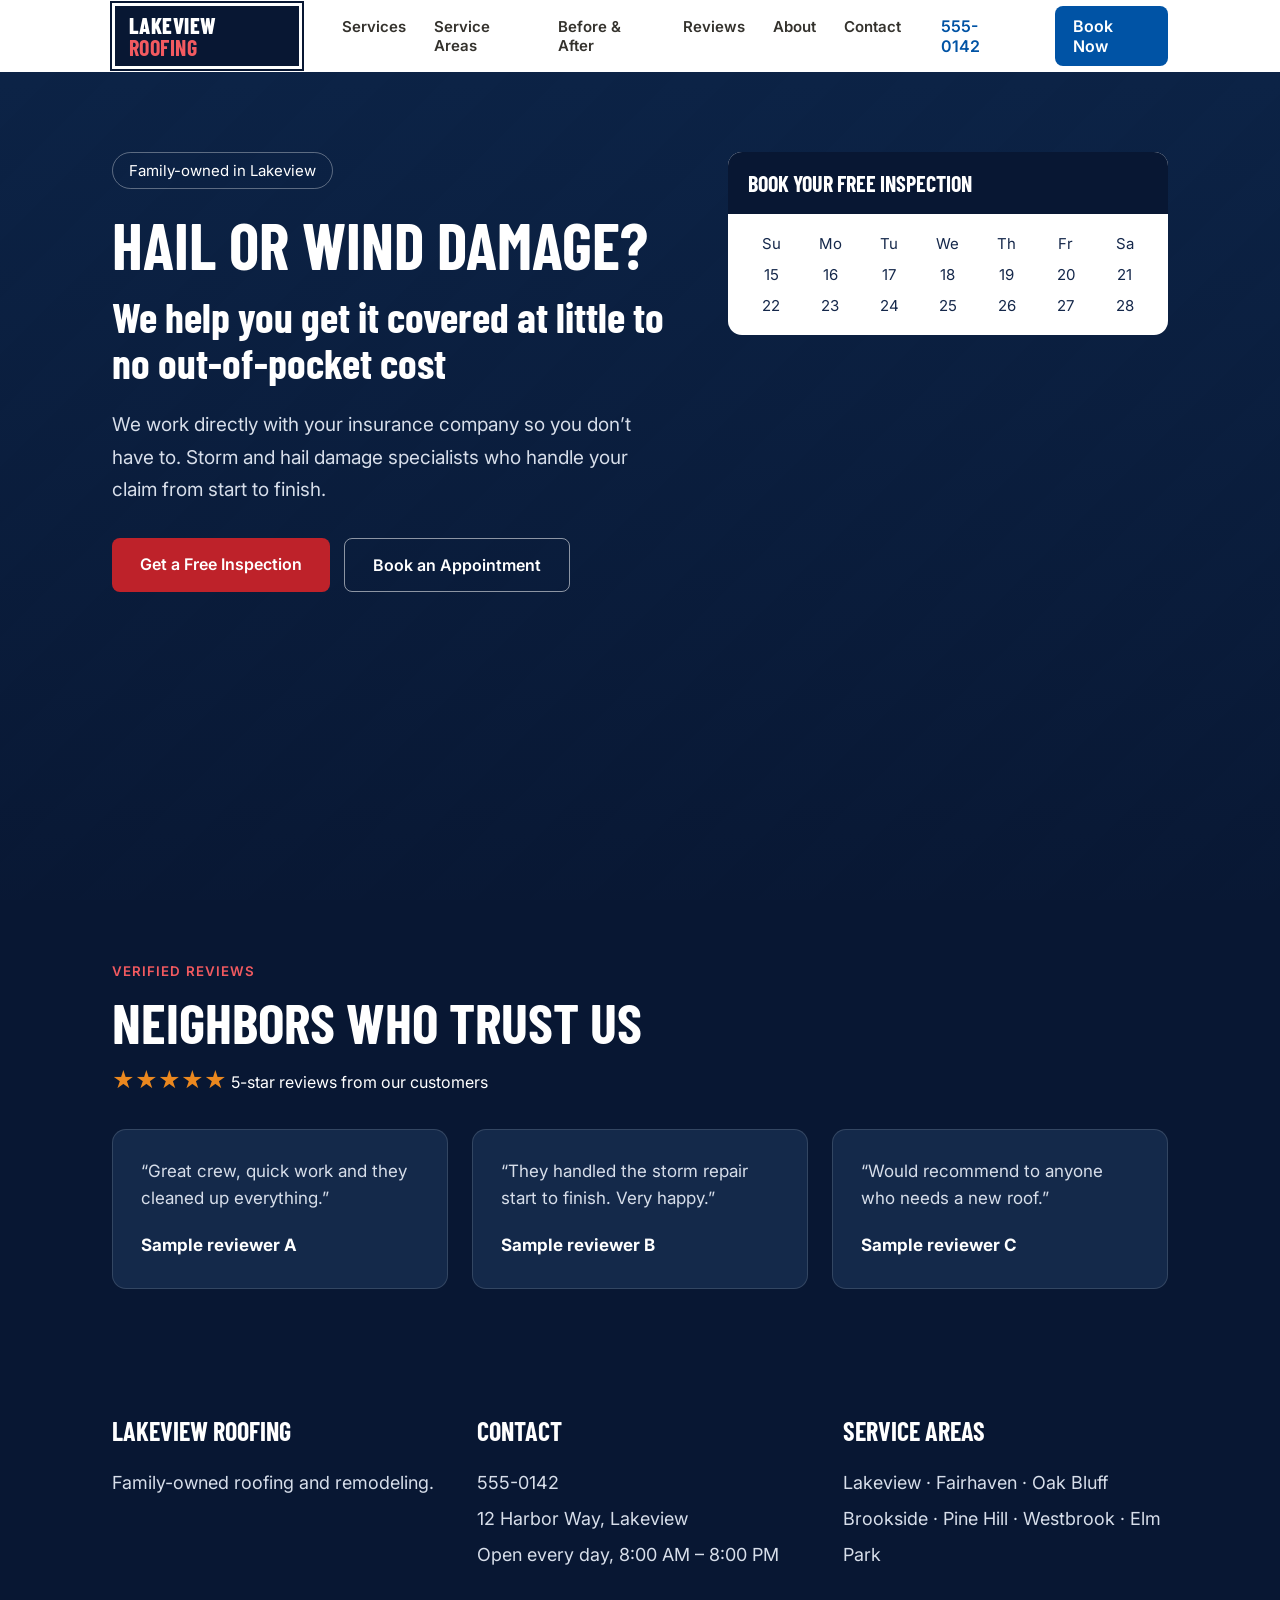
<file: examples/fictional-site/index.html>
<!doctype html>
<!-- A fictional contractor homepage, used only to produce the example screenshots in this repo. -->
<html lang="en"><head><meta charset="utf-8"><title>Lakeview Roofing (fictional)</title>
<link rel="stylesheet" href="https://fonts.googleapis.com/css2?family=Barlow+Condensed:wght@700;800&family=Inter:wght@400;600&display=swap">
<style>
*{box-sizing:border-box;margin:0}body{font-family:Inter,Arial,sans-serif;color:#15284B;background:#fff}
h1,h2,h3{font-family:'Barlow Condensed',Arial,sans-serif;text-transform:uppercase}
header{display:flex;align-items:center;gap:40px;padding:14px 112px;height:72px;background:#fff;box-shadow:0 1px 4px #0002}
.logo{background:#081733;color:#fff;font:800 22px/1 'Barlow Condensed';padding:8px 14px;border:3px solid #fff;outline:2px solid #081733;letter-spacing:.02em}
.logo b{color:#F25A60}nav{display:flex;gap:28px;margin-left:auto;font-size:15px;font-weight:600;color:#34322D}
.phone{color:#0053A5;font-weight:600}.book{background:#0053A5;color:#fff;padding:10px 18px;border-radius:8px;font-weight:600}
.hero{height:828px;padding:80px 112px;color:#fff;background:linear-gradient(180deg,#0b2245ee,#081733f5),repeating-linear-gradient(135deg,#1a3358 0 40px,#14294a 40px 80px);display:grid;grid-template-columns:1fr 440px;gap:60px}
.pill{display:inline-block;border:1px solid #fff5;border-radius:99px;padding:8px 16px;font-size:15px;margin-bottom:24px}
.hero h1{font-size:64px;line-height:1}.hero h2{font-size:42px;line-height:1.1;margin:16px 0 24px;text-transform:none}
.hero p{font-size:19px;line-height:1.7;color:#d7deea;max-width:600px}.btns{display:flex;gap:14px;margin-top:32px}
.red{background:#BE222A;padding:16px 28px;border-radius:8px;font-weight:600}.ghost{border:1px solid #fff8;padding:16px 28px;border-radius:8px;font-weight:600}
.cal{background:#fff;border-radius:14px;color:#15284B;overflow:hidden;align-self:start}.cal h3{background:#081733;color:#fff;padding:18px 20px;font-size:22px}
.cal div{padding:20px;display:grid;grid-template-columns:repeat(7,1fr);gap:12px;font-size:15px;text-align:center}
.reviews{background:#081733;color:#fff;padding:60px 112px}.reviews small{color:#F25A60;font-weight:600;letter-spacing:.08em}
.reviews h2{font-size:56px;margin:8px 0 12px}.stars{color:#EB881F;font-size:22px}
.cards{display:grid;grid-template-columns:repeat(3,1fr);gap:24px;margin-top:36px}.card{background:#14294a;border:1px solid #fff2;border-radius:14px;padding:28px;font-size:17px;line-height:1.6;color:#d7deea}
.card b{display:block;color:#fff;margin-top:20px}
footer{background:#081733;color:#d7deea;padding:56px 112px;display:grid;grid-template-columns:1fr 1fr 1fr;gap:40px;font-size:18px;line-height:2}
footer h3{color:#fff;font-size:26px;margin-bottom:8px}
</style></head><body>
<header><span class="logo">LAKEVIEW <b>ROOFING</b></span>
<nav><span>Services</span><span>Service Areas</span><span>Before &amp; After</span><span>Reviews</span><span>About</span><span>Contact</span></nav>
<span class="phone">555-0142</span><span class="book">Book Now</span></header>
<section class="hero"><div><span class="pill">Family-owned in Lakeview</span><h1>Hail or wind damage?</h1>
<h2>We help you get it covered at little to no out-of-pocket cost</h2>
<p>We work directly with your insurance company so you don’t have to. Storm and hail damage specialists who handle your claim from start to finish.</p>
<div class="btns"><span class="red">Get a Free Inspection</span><span class="ghost">Book an Appointment</span></div></div>
<div class="cal"><h3>Book your free inspection</h3><div><span>Su</span><span>Mo</span><span>Tu</span><span>We</span><span>Th</span><span>Fr</span><span>Sa</span><span>15</span><span>16</span><span>17</span><span>18</span><span>19</span><span>20</span><span>21</span><span>22</span><span>23</span><span>24</span><span>25</span><span>26</span><span>27</span><span>28</span></div></div></section>
<section class="reviews"><small>VERIFIED REVIEWS</small><h2>Neighbors who trust us</h2><span class="stars">★★★★★</span> <span>5-star reviews from our customers</span>
<div class="cards"><div class="card">“Great crew, quick work and they cleaned up everything.”<b>Sample reviewer A</b></div><div class="card">“They handled the storm repair start to finish. Very happy.”<b>Sample reviewer B</b></div><div class="card">“Would recommend to anyone who needs a new roof.”<b>Sample reviewer C</b></div></div></section>
<footer><div><h3>Lakeview Roofing</h3>Family-owned roofing and remodeling.</div>
<div><h3>Contact</h3>555-0142<br>12 Harbor Way, Lakeview<br>Open every day, 8:00 AM – 8:00 PM</div>
<div><h3>Service areas</h3>Lakeview · Fairhaven · Oak Bluff<br>Brookside · Pine Hill · Westbrook · Elm Park</div></footer>
</body></html>
</file>
